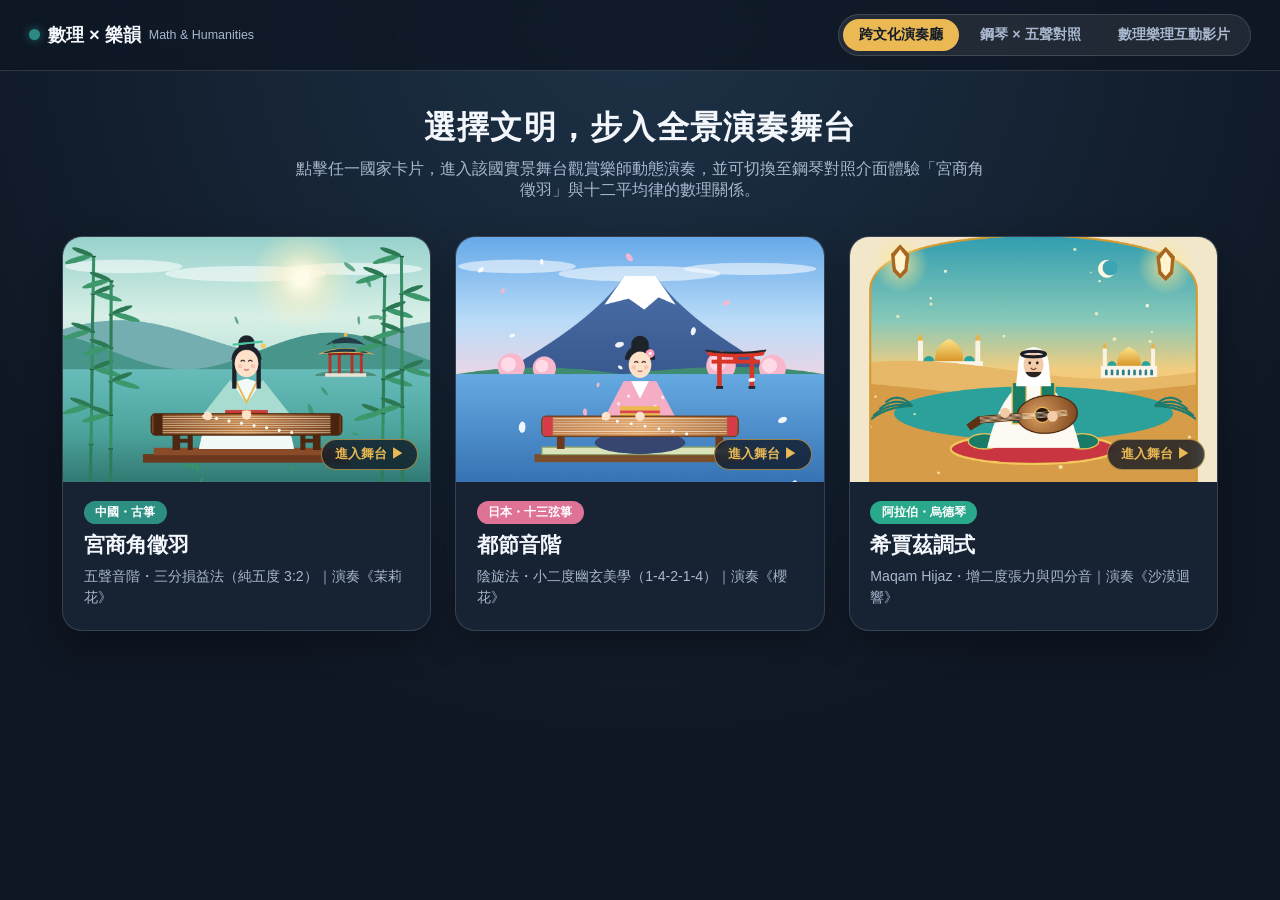
<file: index.html>
<!DOCTYPE html>
<html lang="zh-Hant">
<head>
  <meta charset="UTF-8">
  <meta name="viewport" content="width=device-width, initial-scale=1.0">
  <title>數理 × 樂韻｜跨文化音律互動展演</title>
  <link rel="stylesheet" href="style.css">
</head>
<body class="lobby-page">
  <header class="navbar">
    <div class="logo"><span class="logo-dot"></span>數理 × 樂韻 <span class="logo-en">Math &amp; Humanities</span></div>
    <nav class="nav-pill-group">
      <a href="index.html" class="nav-pill active">跨文化演奏廳</a>
      <a href="piano.html?culture=china" class="nav-pill">鋼琴 × 五聲對照</a>
      <a href="theory.html" class="nav-pill">數理樂理互動影片</a>
    </nav>
  </header>

  <main class="lobby-container">
    <section class="lobby-hero">
      <h1>選擇文明，步入全景演奏舞台</h1>
      <p>點擊任一國家卡片，進入該國實景舞台觀賞樂師動態演奏，並可切換至鋼琴對照介面體驗「宮商角徵羽」與十二平均律的數理關係。</p>
    </section>

    <section class="country-grid" aria-label="選擇國家進入演奏舞台">
      <a href="stage.html?culture=china" class="country-card" data-culture="china">
        <div class="card-canvas-wrap">
          <canvas class="preview-canvas" data-culture="china" width="600" height="400"></canvas>
          <span class="enter-tag">進入舞台 ▶</span>
        </div>
        <div class="card-body">
          <span class="country-badge china">中國・古箏</span>
          <h2>宮商角徵羽</h2>
          <p>五聲音階・三分損益法（純五度 3:2）｜演奏《茉莉花》</p>
        </div>
      </a>

      <a href="stage.html?culture=japan" class="country-card" data-culture="japan">
        <div class="card-canvas-wrap">
          <canvas class="preview-canvas" data-culture="japan" width="600" height="400"></canvas>
          <span class="enter-tag">進入舞台 ▶</span>
        </div>
        <div class="card-body">
          <span class="country-badge japan">日本・十三弦箏</span>
          <h2>都節音階</h2>
          <p>陰旋法・小二度幽玄美學（1-4-2-1-4）｜演奏《櫻花》</p>
        </div>
      </a>

      <a href="stage.html?culture=arabia" class="country-card" data-culture="arabia">
        <div class="card-canvas-wrap">
          <canvas class="preview-canvas" data-culture="arabia" width="600" height="400"></canvas>
          <span class="enter-tag">進入舞台 ▶</span>
        </div>
        <div class="card-body">
          <span class="country-badge arabia">阿拉伯・烏德琴</span>
          <h2>希賈茲調式</h2>
          <p>Maqam Hijaz・增二度張力與四分音｜演奏《沙漠迴響》</p>
        </div>
      </a>
    </section>
  </main>

  <script src="audio-engine.js"></script>
  <script src="scenery-renderer.js"></script>
  <script>
    document.querySelectorAll(".preview-canvas").forEach((canvas) => {
      const culture = canvas.dataset.culture;
      const renderer = new window.SceneryRenderer(canvas, culture, true);
      renderer.start();
    });
  </script>
</body>
</html>
</file>
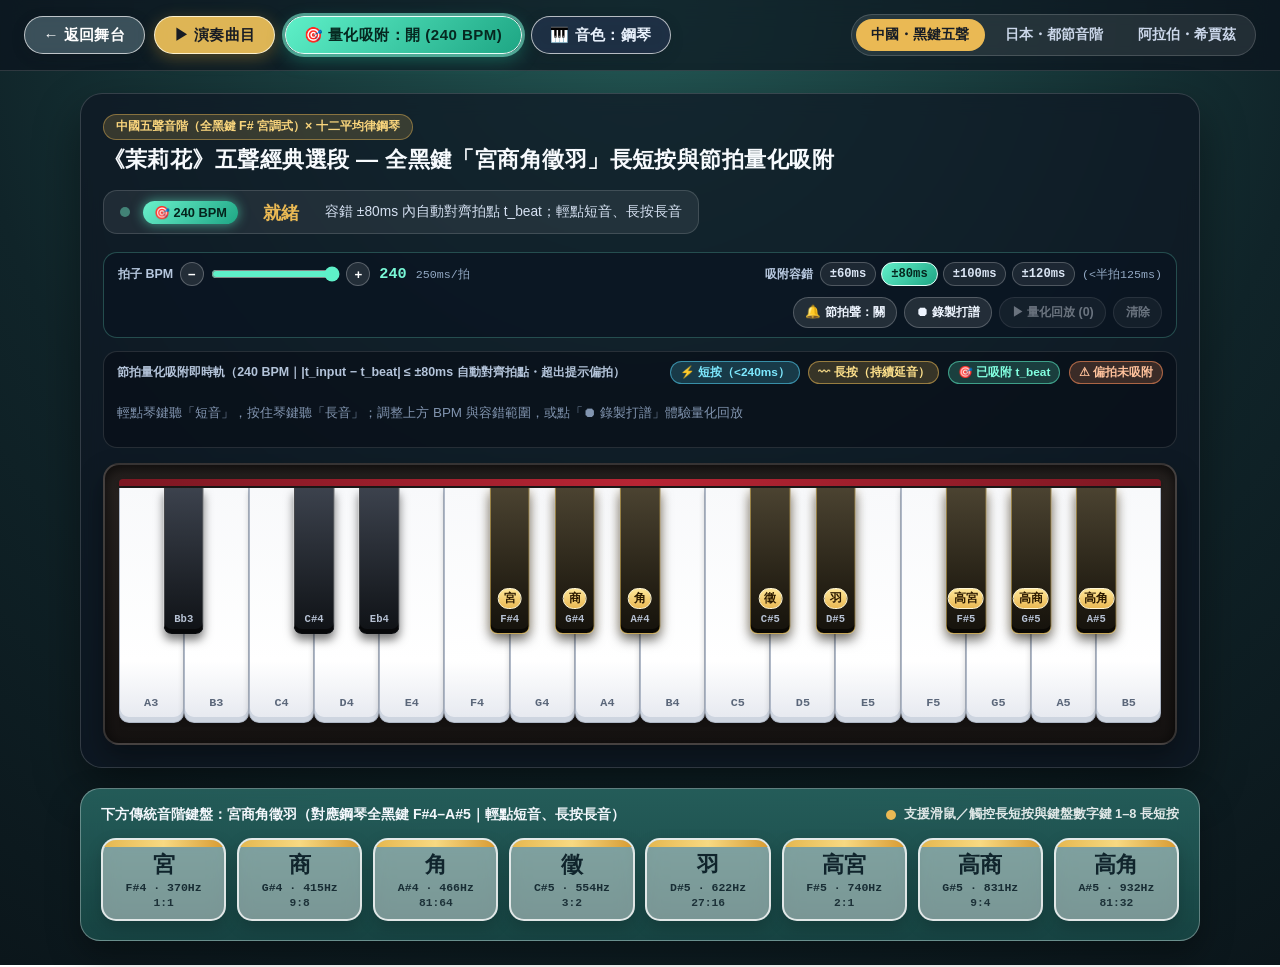
<file: piano.html>
<!DOCTYPE html>
<html lang="zh-Hant">
<head>
  <meta charset="UTF-8">
  <meta name="viewport" content="width=device-width, initial-scale=1.0">
  <title>鋼琴 × 宮商角徵羽對照｜數理 × 樂韻</title>
  <link rel="stylesheet" href="style.css">
</head>
<body class="piano-page" data-theme="china">
  <!-- 頂部控制列 -->
  <header class="piano-topbar">
    <div class="piano-topbar-left">
      <a id="back-to-stage" href="stage.html?culture=china" class="stage-pill">← 返回舞台</a>
      <button id="piano-play-btn" class="stage-pill primary">▶ 演奏曲目</button>
      <button id="piano-assist-btn" class="stage-pill assist-btn active-mode" aria-pressed="true">🎯 量化吸附：開 (240 BPM)</button>
      <button id="sound-toggle-btn" class="stage-pill sound-pill">🎹 音色：鋼琴</button>
    </div>

    <div class="piano-culture-tabs" aria-label="切換對應國家音階">
      <button class="p-tab active" data-culture="china">中國・黑鍵五聲</button>
      <button class="p-tab" data-culture="japan">日本・都節音階</button>
      <button class="p-tab" data-culture="arabia">阿拉伯・希賈茲</button>
    </div>
  </header>

  <!-- 主內容：上半部為擬真互動鋼琴＋量化吸附設定與軌道，下半部為宮商角徵羽音階鍵盤 -->
  <main class="piano-workspace">
    <section class="piano-deck">
      <div class="piano-header-bar">
        <div class="piano-title-group">
          <span class="piano-badge" id="piano-culture-badge">中國五聲音階（全黑鍵 F# 宮調式）× 十二平均律鋼琴</span>
          <h1 id="piano-song-title">鋼琴全黑鍵與「宮商角徵羽」同步對照</h1>
        </div>
        <div class="piano-live-readout" id="piano-live-readout">
          <span id="piano-beat-dot" class="beat-pulse-dot"></span>
          <span class="readout-art assist" id="readout-art">🎯 量化就緒</span>
          <span class="readout-note" id="readout-note">—</span>
          <span class="readout-detail" id="readout-detail">輕點為短音、按住為長音；|t_input − t_beat| ≤ snapWindow 自動對齊拍點</span>
        </div>
      </div>

      <!-- 節拍量化吸附控制列（自訂拍子 BPM、吸附容錯 snapWindow、節拍聲、錄製打譜／量化回放） -->
      <div class="quantize-toolbar" aria-label="節拍量化吸附設定列">
        <div class="qt-group">
          <span class="qt-title">拍子 BPM</span>
          <button id="piano-bpm-dec" class="qt-step-btn" type="button" aria-label="降低 BPM">−</button>
          <input type="range" id="piano-bpm-slider" min="60" max="240" step="2" value="240">
          <button id="piano-bpm-inc" class="qt-step-btn" type="button" aria-label="提高 BPM">+</button>
          <strong id="piano-bpm-val" class="qt-num">240</strong>
          <span id="piano-period-hint" class="qt-sub">250ms/拍</span>
        </div>

        <div class="qt-group">
          <span class="qt-title">吸附容錯</span>
          <div class="qp-preset-chips">
            <button class="qp-chip win-preset" data-win="60">±60ms</button>
            <button class="qp-chip win-preset active" data-win="80">±80ms</button>
            <button class="qp-chip win-preset" data-win="100">±100ms</button>
            <button class="qp-chip win-preset" data-win="120">±120ms</button>
          </div>
          <span id="piano-win-cap" class="qt-sub"></span>
        </div>

        <div class="qt-group qt-rec-group">
          <button id="piano-metro-btn" class="qp-action-btn">🔔 節拍聲：關</button>
          <button id="piano-rec-btn" class="qp-action-btn rec">⏺ 錄製打譜</button>
          <button id="piano-replay-btn" class="qp-action-btn" disabled>▶ 量化回放 (0)</button>
          <button id="piano-clear-rec-btn" class="qp-action-btn" disabled>清除</button>
        </div>
      </div>

      <!-- 按壓時長與量化拍點即時視覺軌 -->
      <div class="rhythm-strip" aria-label="按壓時長與量化拍點視覺列">
        <div class="rhythm-strip-label">
          <span id="rhythm-strip-title">節拍量化吸附即時軌（|t_input − t_beat| ≤ ±80ms 自動對齊拍點・超出則提示偏拍）</span>
          <div class="rhythm-legend">
            <span class="r-chip short">⚡ 短按（&lt;240ms）</span>
            <span class="r-chip long">〰 長按（持續延音）</span>
            <span class="r-chip assist">🎯 已吸附 t_beat</span>
            <span class="r-chip offbeat">⚠ 偏拍未吸附</span>
          </div>
        </div>
        <div id="rhythm-track" class="rhythm-track">
          <span class="rhythm-placeholder">輕點琴鍵聽「短音」，按住琴鍵聽「長音」；調整上方 BPM 與吸附容錯，並可按「⏺ 錄製打譜」體驗量化對拍回放</span>
        </div>
      </div>

      <!-- 擬真平台鋼琴（A3 ~ B5，完整涵蓋中國全黑鍵 F#4~A#5 與日本、阿拉伯音域） -->
      <div class="piano-casing">
        <div class="piano-felt-strip"></div>
        <div class="piano-keys-scroll" id="piano-keys-scroll">
          <div id="piano-keys" class="piano-keys" aria-label="互動鋼琴鍵盤"></div>
        </div>
      </div>
    </section>

    <!-- 下半部：宮商角徵羽（或對應國家音階）大鍵盤 -->
    <section class="piano-scale-panel">
      <div class="scale-panel-head">
        <span id="scale-panel-title">下方傳統音階鍵盤：宮商角徵羽（對應鋼琴全黑鍵 F#4–A#5｜輕點短音、長按長音）</span>
        <span class="scale-legend"><i class="legend-dot"></i> 支援滑鼠／觸控長短按與鍵盤數字鍵 1–8 長短按</span>
      </div>
      <div id="piano-scale-keyboard" class="stage-keyboard" aria-label="宮商角徵羽音階鍵盤"></div>
    </section>
  </main>

  <script src="audio-engine.js"></script>
  <script src="piano.js"></script>
</body>
</html>
</file>
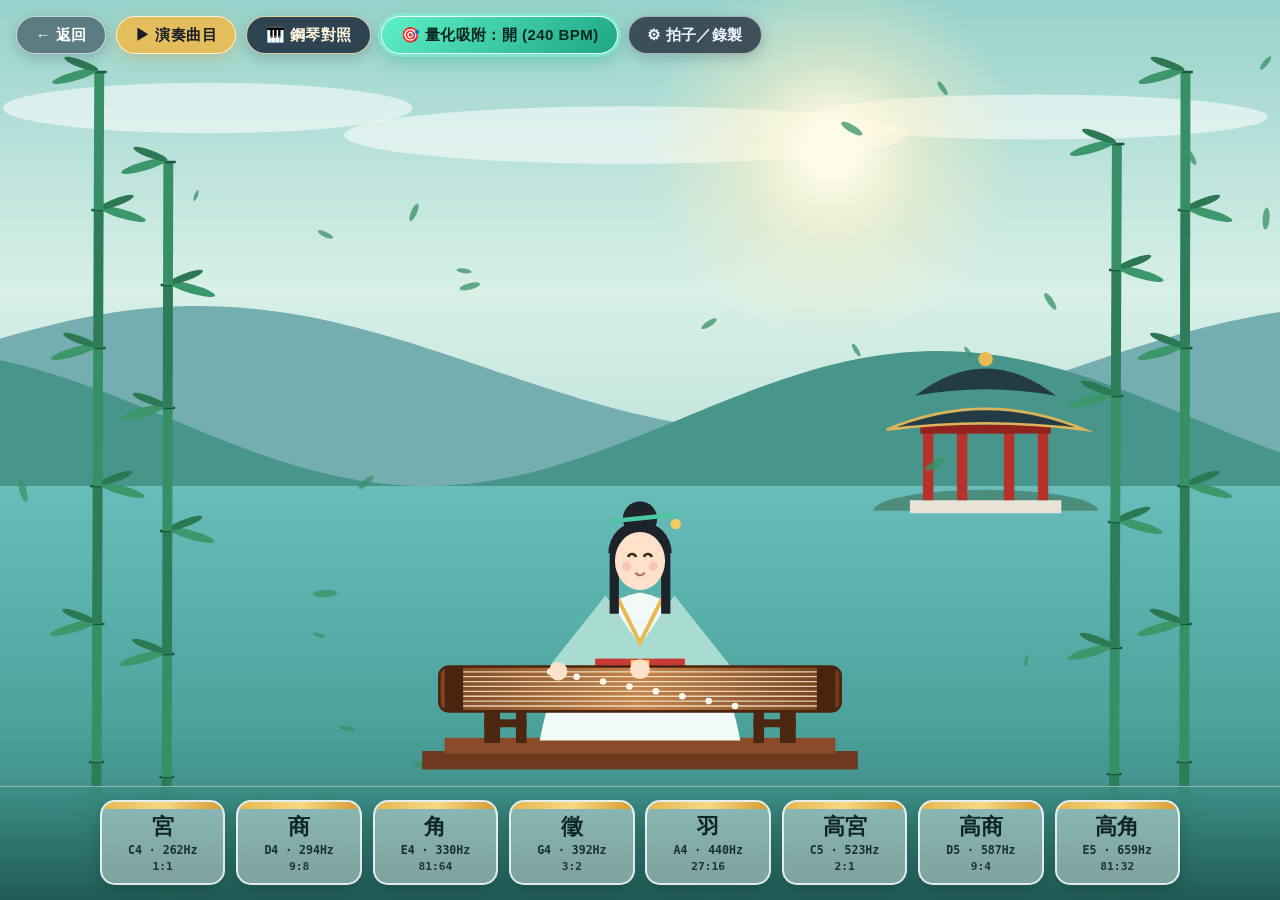
<file: stage.html>
<!DOCTYPE html>
<html lang="zh-Hant">
<head>
  <meta charset="UTF-8">
  <meta name="viewport" content="width=device-width, initial-scale=1.0">
  <title>演奏舞台｜數理 × 樂韻</title>
  <link rel="stylesheet" href="style.css">
</head>
<body class="stage-page" data-theme="china">
  <!-- 全視窗高精緻插畫動態風景與演奏人物 -->
  <canvas id="stage-canvas"></canvas>

  <!-- 左上角膠囊按鈕群 -->
  <div class="stage-controls">
    <a href="index.html" class="stage-pill">← 返回</a>
    <button id="stage-play-btn" class="stage-pill primary">▶ 演奏曲目</button>
    <a id="stage-piano-link" href="piano.html?culture=china" class="stage-pill piano-btn">🎹 鋼琴對照</a>
    <button id="stage-assist-btn" class="stage-pill assist-btn active-mode" aria-pressed="true">🎯 量化吸附：開 (240 BPM)</button>
    <button id="stage-settings-btn" class="stage-pill settings-btn" aria-expanded="false">⚙ 拍子／錄製</button>
  </div>

  <!-- 可收合毛玻璃設定面板：調整 BPM、吸附容錯 snapWindow、節拍聲與錄製打譜 -->
  <aside id="stage-quantize-panel" class="stage-quantize-panel hidden" aria-label="節拍量化吸附設定">
    <div class="qp-row">
      <label class="qp-label">拍子 BPM：<strong id="stage-bpm-val">240</strong> <small id="stage-period-info">(每拍 250ms)</small></label>
      <div class="qp-bpm-controls">
        <input type="range" id="stage-bpm-slider" min="60" max="240" step="2" value="240">
        <div class="qp-preset-chips">
          <button class="qp-chip bpm-preset" data-bpm="80">80</button>
          <button class="qp-chip bpm-preset" data-bpm="120">120</button>
          <button class="qp-chip bpm-preset" data-bpm="180">180</button>
          <button class="qp-chip bpm-preset" data-bpm="240">240</button>
        </div>
      </div>
    </div>

    <div class="qp-row">
      <label class="qp-label">吸附容錯 snapWindow：<strong id="stage-win-val">±80 ms</strong> <small id="stage-win-cap"></small></label>
      <div class="qp-preset-chips">
        <button class="qp-chip win-preset" data-win="60">±60ms</button>
        <button class="qp-chip win-preset active" data-win="80">±80ms</button>
        <button class="qp-chip win-preset" data-win="100">±100ms</button>
        <button class="qp-chip win-preset" data-win="120">±120ms</button>
      </div>
    </div>

    <div class="qp-row qp-actions-row">
      <button id="stage-metro-btn" class="qp-action-btn">🔔 節拍聲：關</button>
      <button id="stage-rec-btn" class="qp-action-btn rec">⏺ 錄製打譜</button>
      <button id="stage-replay-btn" class="qp-action-btn" disabled>▶ 量化回放 (0)</button>
      <button id="stage-clear-rec-btn" class="qp-action-btn" disabled>清除</button>
    </div>
    <div id="stage-rec-status" class="qp-status">提示：若 |t_input − t_beat| ≤ snapWindow，將自動對齊至拍點 t_beat。</div>
  </aside>

  <!-- 極簡浮動回饋條 -->
  <div id="stage-beat-hud" class="stage-beat-hud hidden" aria-live="polite">
    <span id="stage-beat-dot" class="beat-pulse-dot"></span>
    <span id="stage-beat-text">節拍量化吸附就緒</span>
  </div>

  <!-- 底部經典毛玻璃彩色頂條音階鍵盤（宮商角徵羽等，支援長按／短按感測） -->
  <div class="stage-keyboard-dock" id="stage-keyboard-dock">
    <div id="stage-keyboard" class="stage-keyboard" aria-label="互動音階鍵盤"></div>
  </div>

  <script src="audio-engine.js"></script>
  <script src="scenery-renderer.js"></script>
  <script src="stage.js"></script>
</body>
</html>
</file>
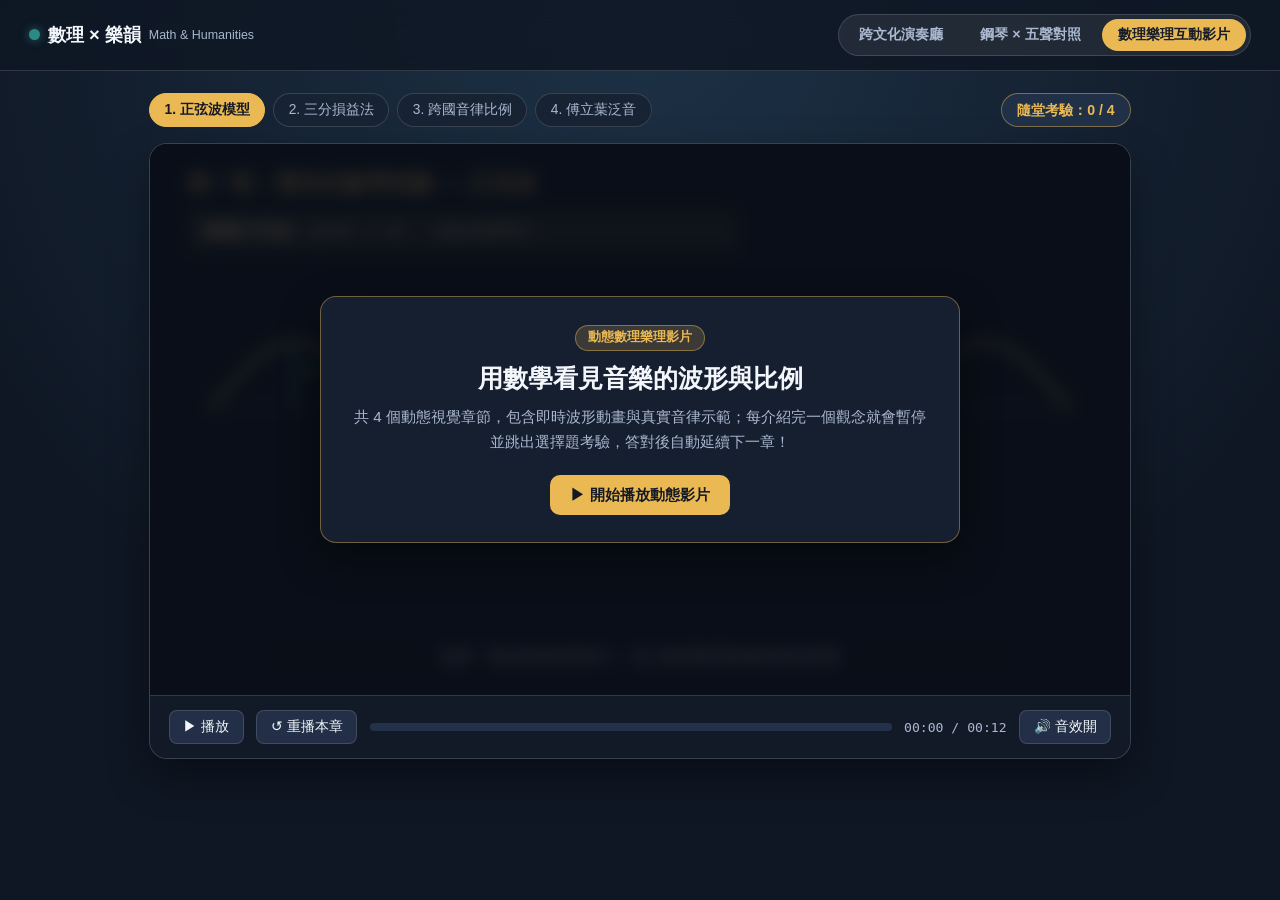
<file: theory.html>
<!DOCTYPE html>
<html lang="zh-Hant">
<head>
  <meta charset="UTF-8">
  <meta name="viewport" content="width=device-width, initial-scale=1.0">
  <title>數理樂理互動影片｜數理 × 樂韻</title>
  <link rel="stylesheet" href="style.css">
</head>
<body class="theory-page">
  <header class="navbar">
    <div class="logo"><span class="logo-dot"></span>數理 × 樂韻 <span class="logo-en">Math &amp; Humanities</span></div>
    <nav class="nav-pill-group">
      <a href="index.html" class="nav-pill">跨文化演奏廳</a>
      <a href="piano.html?culture=china" class="nav-pill">鋼琴 × 五聲對照</a>
      <a href="theory.html" class="nav-pill active">數理樂理互動影片</a>
    </nav>
  </header>

  <main class="theory-container">
    <div class="chapter-header">
      <div class="chapter-steps" id="chapter-steps">
        <button class="step-pill active" data-chapter="0">1. 正弦波模型</button>
        <button class="step-pill" data-chapter="1">2. 三分損益法</button>
        <button class="step-pill" data-chapter="2">3. 跨國音律比例</button>
        <button class="step-pill" data-chapter="3">4. 傅立葉泛音</button>
      </div>
      <div class="score-badge" id="score-badge">隨堂考驗：0 / 4</div>
    </div>

    <section class="cinema-card">
      <div class="video-viewport">
        <canvas id="theory-canvas" width="960" height="540"></canvas>

        <div id="video-subtitle" class="video-subtitle">點擊「開始播放動態影片」進入數理樂理動畫與隨堂挑戰</div>

        <div id="start-overlay" class="video-overlay">
          <div class="overlay-box">
            <span class="overlay-tag">動態數理樂理影片</span>
            <h1>用數學看見音樂的波形與比例</h1>
            <p>共 4 個動態視覺章節，包含即時波形動畫與真實音律示範；每介紹完一個觀念就會暫停並跳出選擇題考驗，答對後自動延續下一章！</p>
            <button id="start-course-btn" class="btn-gold">▶ 開始播放動態影片</button>
          </div>
        </div>

        <div id="quiz-overlay" class="video-overlay hidden">
          <div class="quiz-box">
            <div class="quiz-meta">
              <span id="quiz-tag" class="overlay-tag">章節考驗</span>
              <span id="quiz-chapter-name" class="quiz-chapter-label"></span>
            </div>
            <h2 id="quiz-question" class="quiz-question"></h2>
            <div id="quiz-options" class="quiz-options"></div>
            <div id="quiz-feedback" class="quiz-feedback hidden"></div>
            <div class="quiz-actions">
              <button id="quiz-replay-btn" class="btn-ghost">↺ 重看本章動畫</button>
              <button id="quiz-next-btn" class="btn-gold hidden">繼續下一章 ▶</button>
            </div>
          </div>
        </div>

        <div id="complete-overlay" class="video-overlay hidden">
          <div class="overlay-box">
            <span class="overlay-tag">課程通關</span>
            <h1>恭喜完成所有數理樂理考驗！</h1>
            <p id="complete-summary"></p>
            <div class="complete-actions">
              <button id="restart-all-btn" class="btn-ghost">↺ 從頭重看影片</button>
              <a href="index.html" class="btn-gold">回到跨文化演奏廳 ▶</a>
            </div>
          </div>
        </div>
      </div>

      <div class="video-controls">
        <button id="play-pause-btn" class="ctrl-btn">▶ 播放</button>
        <button id="replay-chapter-btn" class="ctrl-btn">↺ 重播本章</button>
        <div class="timeline-wrap">
          <div class="timeline-track">
            <div id="timeline-fill" class="timeline-fill"></div>
          </div>
          <span id="time-readout" class="time-readout">00:00 / 00:12</span>
        </div>
        <button id="mute-btn" class="ctrl-btn">🔊 音效開</button>
      </div>
    </section>
  </main>

  <script src="audio-engine.js"></script>
  <script src="theory-video.js"></script>
</body>
</html>
</file>
<file: style.css>
:root {
  --bg-dark: #0f1724;
  --surface: #172233;
  --surface-2: #203047;
  --border: rgba(255, 255, 255, 0.14);
  --text: #f3f7fc;
  --muted: #a9b8cf;
  --gold: #eab954;
  --gold-hover: #f7cc70;
  --china: #2d8f82;
  --japan: #de7396;
  --arabia: #2aa88b;
}

* {
  box-sizing: border-box;
  margin: 0;
  padding: 0;
}

body {
  font-family: "Noto Sans TC", "PingFang TC", "Microsoft JhengHei", sans-serif;
  background: radial-gradient(circle at top, #1d3247 0%, var(--bg-dark) 68%);
  color: var(--text);
  min-height: 100vh;
}

/* ===== 頂部導覽列（大廳與樂理頁） ===== */
.navbar {
  display: flex;
  justify-content: space-between;
  align-items: center;
  gap: 1rem;
  padding: 0.85rem 1.8rem;
  background: rgba(15, 23, 36, 0.85);
  border-bottom: 1px solid var(--border);
  backdrop-filter: blur(12px);
  position: sticky;
  top: 0;
  z-index: 30;
}

.logo {
  display: flex;
  align-items: center;
  gap: 0.5rem;
  font-size: 1.15rem;
  font-weight: 800;
  color: #f4f8fc;
  white-space: nowrap;
}

.logo-dot {
  width: 11px;
  height: 11px;
  border-radius: 50%;
  background: #2b8a84;
  box-shadow: 0 0 10px rgba(43, 138, 132, 0.75);
}

.logo-en {
  font-size: 0.78rem;
  color: var(--muted);
  font-weight: 400;
}

.nav-pill-group {
  display: flex;
  gap: 0.35rem;
  padding: 0.25rem;
  border-radius: 999px;
  background: rgba(255, 255, 255, 0.08);
  border: 1px solid rgba(255, 255, 255, 0.14);
  flex-wrap: wrap;
}

.nav-pill {
  text-decoration: none;
  color: var(--muted);
  padding: 0.42rem 1rem;
  border-radius: 999px;
  font-size: 0.9rem;
  font-weight: 600;
  white-space: nowrap;
  transition: all 0.2s ease;
}

.nav-pill:hover {
  color: #fff;
}

.nav-pill.active {
  background: var(--gold);
  color: #161d28;
}

/* ===== 主頁：國家選擇大廳 ===== */
.lobby-container {
  max-width: 1200px;
  margin: 0 auto;
  padding: 2.2rem 1.4rem 3.2rem;
}

.lobby-hero {
  text-align: center;
  margin-bottom: 2.2rem;
}

.lobby-hero h1 {
  font-size: 2rem;
  margin-bottom: 0.55rem;
  letter-spacing: 0.04em;
}

.lobby-hero p {
  color: var(--muted);
  max-width: 700px;
  margin: 0 auto;
  font-size: 0.98rem;
}

.country-grid {
  display: grid;
  grid-template-columns: repeat(3, 1fr);
  gap: 1.5rem;
}

.country-card {
  text-decoration: none;
  color: inherit;
  background: var(--surface);
  border: 1px solid var(--border);
  border-radius: 20px;
  overflow: hidden;
  display: flex;
  flex-direction: column;
  transition: transform 0.25s ease, border-color 0.25s ease, box-shadow 0.25s ease;
  box-shadow: 0 14px 34px rgba(0, 0, 0, 0.3);
}

.country-card:hover {
  transform: translateY(-6px);
  border-color: var(--gold);
  box-shadow: 0 20px 44px rgba(234, 185, 84, 0.24);
}

.card-canvas-wrap {
  position: relative;
  width: 100%;
  aspect-ratio: 3 / 2;
  overflow: hidden;
}

.preview-canvas {
  width: 100%;
  height: 100%;
  display: block;
}

.enter-tag {
  position: absolute;
  right: 12px;
  bottom: 12px;
  background: rgba(15, 23, 36, 0.78);
  color: var(--gold);
  border: 1px solid rgba(234, 185, 84, 0.6);
  padding: 0.32rem 0.85rem;
  border-radius: 999px;
  font-size: 0.82rem;
  font-weight: 700;
  backdrop-filter: blur(6px);
}

.card-body {
  padding: 1.2rem 1.3rem 1.4rem;
  display: flex;
  flex-direction: column;
  gap: 0.42rem;
}

.country-badge {
  align-self: flex-start;
  font-size: 0.78rem;
  font-weight: 700;
  padding: 0.2rem 0.7rem;
  border-radius: 999px;
  color: #fff;
}

.country-badge.china { background: var(--china); }
.country-badge.japan { background: var(--japan); }
.country-badge.arabia { background: var(--arabia); }

.card-body h2 {
  font-size: 1.32rem;
}

.card-body p {
  color: var(--muted);
  font-size: 0.88rem;
  line-height: 1.5;
}

/* ===== 獨立演奏舞台 ===== */
.stage-page {
  overflow: hidden;
  width: 100vw;
  height: 100dvh;
  background: #a9dbd2;
}

#stage-canvas {
  position: fixed;
  inset: 0;
  width: 100vw;
  height: 100dvh;
  display: block;
}

/* 左上角膠囊按鈕群（← 返回、▶ 演奏曲目、🎹 鋼琴對照） */
.stage-controls {
  position: fixed;
  top: 16px;
  left: 16px;
  z-index: 30;
  display: flex;
  align-items: center;
  flex-wrap: wrap;
  gap: 10px;
}

.stage-pill {
  text-decoration: none;
  border: 1.5px solid rgba(255, 255, 255, 0.68);
  background: rgba(74, 98, 108, 0.78);
  color: #ffffff;
  padding: 0.54rem 1.15rem;
  border-radius: 999px;
  font-size: 0.94rem;
  font-weight: 700;
  letter-spacing: 0.03em;
  cursor: pointer;
  backdrop-filter: blur(8px);
  box-shadow: 0 4px 14px rgba(15, 25, 32, 0.2);
  transition: transform 0.16s ease, background 0.2s ease, box-shadow 0.2s ease;
  white-space: nowrap;
  display: inline-flex;
  align-items: center;
  gap: 0.35rem;
}

.stage-pill:hover {
  background: rgba(46, 66, 76, 0.92);
  transform: translateY(-1px);
}

.stage-pill.primary {
  background: rgba(232, 189, 89, 0.96);
  color: #181c24;
  border-color: rgba(255, 245, 214, 0.94);
  box-shadow: 0 4px 16px rgba(206, 152, 42, 0.34);
}

.stage-pill.primary:hover {
  background: #f5cd6d;
}

.stage-pill.primary.playing {
  background: linear-gradient(135deg, #f8d477 0%, #e09f34 100%);
  box-shadow: 0 0 0 3px rgba(255, 242, 198, 0.65), 0 6px 20px rgba(224, 159, 52, 0.45);
}

.stage-pill.piano-btn {
  background: rgba(26, 40, 58, 0.84);
  color: #fff6dc;
  border-color: rgba(255, 232, 174, 0.85);
}

.stage-pill.piano-btn:hover {
  background: rgba(18, 28, 44, 0.96);
  box-shadow: 0 4px 18px rgba(20, 32, 52, 0.36);
}

.stage-pill.sound-pill {
  background: rgba(34, 52, 74, 0.85);
  color: #e8f1fc;
}

/* 底部經典毛玻璃琴鍵區 */
.stage-keyboard-dock {
  position: fixed;
  left: 0;
  right: 0;
  bottom: 0;
  z-index: 25;
  padding: 0.78rem 1.15rem 0.95rem;
  display: flex;
  justify-content: center;
  border-top: 1.5px solid rgba(255, 255, 255, 0.52);
  backdrop-filter: blur(12px);
}

body[data-theme="china"] .stage-keyboard-dock {
  background: linear-gradient(180deg, rgba(60, 142, 134, 0.68) 0%, rgba(30, 88, 84, 0.88) 100%);
}

body[data-theme="japan"] .stage-keyboard-dock {
  background: linear-gradient(180deg, rgba(68, 128, 192, 0.68) 0%, rgba(34, 80, 142, 0.88) 100%);
}

body[data-theme="arabia"] .stage-keyboard-dock {
  background: linear-gradient(180deg, rgba(132, 122, 82, 0.68) 0%, rgba(96, 72, 40, 0.88) 100%);
}

.stage-keyboard {
  width: 100%;
  max-width: 1080px;
  display: grid;
  grid-template-columns: repeat(var(--key-count, 8), minmax(0, 1fr));
  gap: 0.68rem;
}

.stage-key {
  position: relative;
  overflow: hidden;
  border: 2px solid rgba(255, 255, 255, 0.78);
  border-radius: 15px;
  padding: 0.76rem 0.32rem 0.62rem;
  cursor: pointer;
  display: flex;
  flex-direction: column;
  align-items: center;
  justify-content: center;
  gap: 0.2rem;
  user-select: none;
  color: #10242c;
  background: rgba(255, 255, 255, 0.42);
  backdrop-filter: blur(8px);
  box-shadow: 0 6px 16px rgba(0, 0, 0, 0.18), inset 0 1px 0 rgba(255, 255, 255, 0.68);
  transition: transform 0.12s cubic-bezier(0.22, 1, 0.36, 1),
              background 0.15s ease,
              box-shadow 0.15s ease,
              border-color 0.15s ease,
              opacity 0.2s ease;
}

.stage-keyboard.is-playing .stage-key:not(.active) {
  opacity: 0.74;
}

.stage-key::before {
  content: "";
  position: absolute;
  top: 0;
  left: 0;
  right: 0;
  height: 7px;
}

body[data-theme="china"] .stage-key::before {
  background: linear-gradient(90deg, #e5b74e, #f7d982, #d89b32);
}

body[data-theme="japan"] .stage-key::before {
  background: linear-gradient(90deg, #f399b9, #ffd1e2, #e0769e);
}

body[data-theme="arabia"] .stage-key::before {
  background: linear-gradient(90deg, #32b896, #f0c259, #289e80);
}

.stage-key:hover {
  transform: translateY(-3px);
  background: rgba(255, 255, 255, 0.62);
  opacity: 1 !important;
}

@keyframes keyPulse {
  0% { transform: translateY(-8px) scale(1.06); }
  100% { transform: translateY(-4px) scale(1.03); }
}

.stage-key.active {
  z-index: 5;
  opacity: 1 !important;
  animation: keyPulse 0.18s ease-out forwards;
}

body[data-theme="china"] .stage-key.active {
  background: linear-gradient(180deg, #fff1b8 0%, #f3be49 52%, #e09a24 100%);
  border-color: #ffffff;
  color: #241500;
  box-shadow: 0 0 0 3px rgba(255, 248, 214, 0.92), 0 10px 26px rgba(247, 195, 68, 0.92);
}

body[data-theme="japan"] .stage-key.active {
  background: linear-gradient(180deg, #ffeaf3 0%, #f59ec0 52%, #e06b98 100%);
  border-color: #ffffff;
  color: #32091a;
  box-shadow: 0 0 0 3px rgba(255, 232, 242, 0.92), 0 10px 26px rgba(242, 126, 172, 0.92);
}

body[data-theme="arabia"] .stage-key.active {
  background: linear-gradient(180deg, #8af3d6 0%, #2fc49f 55%, #16866b 100%);
  border-color: #ffffff;
  color: #ffffff;
  text-shadow: 0 1px 4px rgba(0, 45, 35, 0.45);
  box-shadow: 0 0 0 3px rgba(215, 255, 244, 0.92), 0 10px 26px rgba(56, 214, 172, 0.92);
}

.stage-key .k-name {
  font-size: clamp(0.98rem, 1.75vw, 1.42rem);
  font-weight: 900;
  line-height: 1.15;
  text-align: center;
  max-width: 100%;
  white-space: nowrap;
}

.stage-key .k-name.long-name {
  font-size: clamp(0.75rem, 1.3vw, 1.12rem);
}

.stage-key .k-pitch {
  font-size: clamp(0.64rem, 0.9vw, 0.8rem);
  font-weight: 700;
  opacity: 0.92;
  font-family: "Consolas", monospace;
  white-space: nowrap;
}

.stage-key .k-ratio {
  font-size: clamp(0.62rem, 0.88vw, 0.78rem);
  font-weight: 700;
  opacity: 0.88;
  font-family: "Consolas", monospace;
}

/* =====================================================================
   全新頁面：鋼琴 × 宮商角徵羽同步對照工作台 (piano.html)
   ===================================================================== */
.piano-page {
  min-height: 100dvh;
  display: flex;
  flex-direction: column;
  transition: background 0.35s ease;
}

body.piano-page[data-theme="china"] {
  background: radial-gradient(circle at 50% 0%, #235754 0%, #102429 58%, #0b161b 100%);
}

body.piano-page[data-theme="japan"] {
  background: radial-gradient(circle at 50% 0%, #2e4e82 0%, #162440 58%, #0e1629 100%);
}

body.piano-page[data-theme="arabia"] {
  background: radial-gradient(circle at 50% 0%, #1f5c52 0%, #26231a 58%, #15120d 100%);
}

.piano-topbar {
  display: flex;
  justify-content: space-between;
  align-items: center;
  flex-wrap: wrap;
  gap: 0.8rem;
  padding: 0.9rem 1.5rem;
  background: rgba(11, 18, 28, 0.65);
  border-bottom: 1px solid rgba(255, 255, 255, 0.14);
  backdrop-filter: blur(12px);
}

.piano-topbar-left {
  display: flex;
  align-items: center;
  flex-wrap: wrap;
  gap: 0.6rem;
}

.piano-culture-tabs {
  display: flex;
  gap: 0.3rem;
  padding: 0.25rem;
  border-radius: 999px;
  background: rgba(255, 255, 255, 0.09);
  border: 1px solid rgba(255, 255, 255, 0.16);
}

.p-tab {
  border: none;
  background: transparent;
  color: #cbd7ea;
  padding: 0.42rem 0.95rem;
  border-radius: 999px;
  font-size: 0.86rem;
  font-weight: 700;
  cursor: pointer;
  transition: all 0.2s ease;
  white-space: nowrap;
}

.p-tab:hover {
  color: #ffffff;
}

.p-tab.active {
  background: var(--gold);
  color: #161c26;
}

.piano-workspace {
  flex: 1;
  width: 100%;
  max-width: 1160px;
  margin: 0 auto;
  padding: 1.35rem 1.25rem 1.5rem;
  display: flex;
  flex-direction: column;
  justify-content: space-between;
  gap: 1.25rem;
}

/* 上半部：鋼琴座台 */
.piano-deck {
  background: rgba(15, 23, 35, 0.72);
  border: 1px solid rgba(255, 255, 255, 0.16);
  border-radius: 22px;
  padding: 1.25rem 1.35rem 1.4rem;
  box-shadow: 0 20px 46px rgba(0, 0, 0, 0.42);
  backdrop-filter: blur(10px);
}

.piano-header-bar {
  display: flex;
  justify-content: space-between;
  align-items: center;
  flex-wrap: wrap;
  gap: 0.9rem;
  margin-bottom: 1.1rem;
}

.piano-badge {
  display: inline-block;
  font-size: 0.78rem;
  font-weight: 700;
  padding: 0.22rem 0.75rem;
  border-radius: 999px;
  background: rgba(234, 185, 84, 0.18);
  color: #f8d47c;
  border: 1px solid rgba(234, 185, 84, 0.45);
  margin-bottom: 0.35rem;
}

.piano-title-group h1 {
  font-size: 1.38rem;
  color: #f7fafd;
  letter-spacing: 0.02em;
}

.piano-live-readout {
  display: flex;
  align-items: center;
  gap: 0.85rem;
  background: rgba(255, 255, 255, 0.07);
  border: 1px solid rgba(255, 255, 255, 0.14);
  padding: 0.55rem 1rem;
  border-radius: 14px;
}

.readout-note {
  font-size: 1.15rem;
  font-weight: 900;
  color: var(--gold);
  min-width: 60px;
  text-align: center;
}

.readout-detail {
  font-size: 0.86rem;
  color: #d6e1f2;
}

/* 擬真三角鋼琴木質琴身與紅色絨布條 */
.piano-casing {
  background: linear-gradient(180deg, #272220 0%, #151211 100%);
  border: 2px solid rgba(255, 255, 255, 0.14);
  border-radius: 16px;
  padding: 14px 14px 16px;
  box-shadow: inset 0 4px 14px rgba(0, 0, 0, 0.7), 0 12px 26px rgba(0, 0, 0, 0.36);
}

.piano-felt-strip {
  height: 7px;
  background: linear-gradient(90deg, #7c1722, #b82534, #7c1722);
  border-radius: 4px 4px 0 0;
  margin-bottom: 2px;
  box-shadow: 0 2px 5px rgba(0, 0, 0, 0.45);
}

.piano-keys-scroll {
  overflow-x: auto;
  padding-bottom: 4px;
}

.piano-keys {
  position: relative;
  display: flex;
  height: 250px;
  min-width: 740px;
  user-select: none;
}

/* 白鍵 */
.piano-white-key {
  position: relative;
  flex: 1;
  height: 100%;
  background: linear-gradient(180deg, #f8f9fb 0%, #ffffff 74%, #e5e8ef 100%);
  border: 1px solid #aeb7c6;
  border-top: none;
  border-radius: 0 0 10px 10px;
  cursor: pointer;
  display: flex;
  flex-direction: column;
  justify-content: flex-end;
  align-items: center;
  padding-bottom: 12px;
  gap: 5px;
  box-shadow: inset 0 -5px 0 #ced5e0, 0 3px 6px rgba(0, 0, 0, 0.2);
  transition: transform 0.06s ease, background 0.12s ease, box-shadow 0.12s ease;
}

.piano-white-key:hover {
  background: linear-gradient(180deg, #ffffff 0%, #fffdf5 80%, #f1ead6 100%);
}

.piano-white-key.active {
  transform: translateY(3px);
  box-shadow: inset 0 -2px 0 rgba(0, 0, 0, 0.2), 0 0 20px rgba(244, 195, 76, 0.8);
}

body.piano-page[data-theme="china"] .piano-white-key.active {
  background: linear-gradient(180deg, #fff2c2 0%, #f5c24e 100%);
}

body.piano-page[data-theme="japan"] .piano-white-key.active {
  background: linear-gradient(180deg, #ffe7f1 0%, #f28fb6 100%);
}

body.piano-page[data-theme="arabia"] .piano-white-key.active {
  background: linear-gradient(180deg, #c6faea 0%, #34c29d 100%);
}

.pk-scale-tag {
  font-size: 0.92rem;
  font-weight: 900;
  padding: 2px 7px;
  border-radius: 999px;
  line-height: 1.2;
}

body.piano-page[data-theme="china"] .pk-scale-tag {
  background: rgba(234, 185, 84, 0.28);
  color: #6b4602;
  border: 1px solid rgba(212, 148, 28, 0.65);
}

body.piano-page[data-theme="japan"] .pk-scale-tag {
  background: rgba(239, 141, 178, 0.28);
  color: #781c40;
  border: 1px solid rgba(216, 98, 142, 0.65);
}

body.piano-page[data-theme="arabia"] .pk-scale-tag {
  background: rgba(50, 196, 159, 0.24);
  color: #0b5745;
  border: 1px solid rgba(36, 166, 132, 0.65);
}

.pk-note-label {
  font-size: 0.74rem;
  font-weight: 700;
  color: #5b677a;
  font-family: "Consolas", monospace;
}

/* 黑鍵 */
.piano-black-key {
  position: absolute;
  top: 0;
  width: 4.9%;
  height: 61%;
  transform: translateX(-50%);
  z-index: 6;
  background: linear-gradient(180deg, #3c424d 0%, #1c2026 70%, #0f1216 100%);
  border: 1px solid #090b0e;
  border-top: none;
  border-radius: 0 0 8px 8px;
  cursor: pointer;
  display: flex;
  flex-direction: column;
  justify-content: flex-end;
  align-items: center;
  padding-bottom: 9px;
  gap: 4px;
  box-shadow: 0 6px 10px rgba(0, 0, 0, 0.52), inset 0 -4px 0 #07080a;
  transition: transform 0.06s ease, background 0.12s ease, box-shadow 0.12s ease;
}

.piano-black-key:hover {
  background: linear-gradient(180deg, #4f5766 0%, #262b33 75%, #16191f 100%);
}

.piano-black-key.active {
  transform: translateX(-50%) translateY(3px);
  box-shadow: 0 2px 6px rgba(0, 0, 0, 0.45), 0 0 18px rgba(56, 214, 172, 0.88);
}

body.piano-page[data-theme="china"] .piano-black-key.active {
  background: linear-gradient(180deg, #f3be49 0%, #c98617 100%);
}

body.piano-page[data-theme="japan"] .piano-black-key.active {
  background: linear-gradient(180deg, #f28fb6 0%, #c9507f 100%);
}

body.piano-page[data-theme="arabia"] .piano-black-key.active {
  background: linear-gradient(180deg, #49dbb4 0%, #158266 100%);
}

.piano-black-key .pk-scale-tag {
  font-size: 0.68rem;
  padding: 1px 4px;
  background: rgba(50, 196, 159, 0.9);
  color: #ffffff;
  border-color: rgba(215, 255, 244, 0.9);
}

.piano-black-key .pk-note-label {
  font-size: 0.66rem;
  color: #b7c2d4;
}

/* 下半部：宮商角徵羽音階面板 */
.piano-scale-panel {
  border-radius: 20px;
  padding: 1rem 1.25rem 1.2rem;
  border: 1.5px solid rgba(255, 255, 255, 0.32);
  backdrop-filter: blur(12px);
  box-shadow: 0 14px 32px rgba(0, 0, 0, 0.34);
}

body.piano-page[data-theme="china"] .piano-scale-panel {
  background: linear-gradient(180deg, rgba(46, 118, 112, 0.72) 0%, rgba(24, 72, 70, 0.9) 100%);
}

body.piano-page[data-theme="japan"] .piano-scale-panel {
  background: linear-gradient(180deg, rgba(58, 108, 168, 0.72) 0%, rgba(28, 64, 118, 0.9) 100%);
}

body.piano-page[data-theme="arabia"] .piano-scale-panel {
  background: linear-gradient(180deg, rgba(114, 104, 68, 0.72) 0%, rgba(78, 58, 32, 0.9) 100%);
}

.scale-panel-head {
  display: flex;
  justify-content: space-between;
  align-items: center;
  flex-wrap: wrap;
  gap: 0.5rem;
  margin-bottom: 0.85rem;
  font-size: 0.88rem;
  font-weight: 700;
  color: #f3f7fc;
}

.scale-legend {
  display: inline-flex;
  align-items: center;
  gap: 0.45rem;
  font-size: 0.8rem;
  color: rgba(255, 255, 255, 0.86);
}

.legend-dot {
  display: inline-block;
  width: 10px;
  height: 10px;
  border-radius: 50%;
  background: var(--gold);
}

body.piano-page[data-theme="japan"] .legend-dot { background: #f399b9; }
body.piano-page[data-theme="arabia"] .legend-dot { background: #32c49f; }

.piano-scale-panel .stage-keyboard {
  max-width: 100%;
}

/* ===== 樂理頁：動態教學影片與隨堂考驗 ===== */
.theory-container {
  max-width: 1020px;
  margin: 0 auto;
  padding: 1.4rem 1.2rem 2.6rem;
}

.chapter-header {
  display: flex;
  justify-content: space-between;
  align-items: center;
  flex-wrap: wrap;
  gap: 0.8rem;
  margin-bottom: 1rem;
}

.chapter-steps {
  display: flex;
  flex-wrap: wrap;
  gap: 0.5rem;
}

.step-pill {
  background: var(--surface);
  color: var(--muted);
  border: 1px solid var(--border);
  padding: 0.45rem 0.9rem;
  border-radius: 999px;
  font-size: 0.86rem;
  cursor: pointer;
  transition: all 0.2s ease;
}

.step-pill:hover {
  border-color: var(--gold);
  color: var(--text);
}

.step-pill.active {
  background: var(--gold);
  color: #151a24;
  border-color: var(--gold);
  font-weight: 700;
}

.step-pill.done::after {
  content: " ✓";
  color: #5ee6a8;
  font-weight: 700;
}

.step-pill.active.done::after {
  color: #0e4a2f;
}

.score-badge {
  background: var(--surface-2);
  border: 1px solid rgba(234, 185, 84, 0.45);
  color: var(--gold);
  padding: 0.42rem 0.95rem;
  border-radius: 999px;
  font-size: 0.88rem;
  font-weight: 700;
}

.cinema-card {
  background: var(--surface);
  border: 1px solid var(--border);
  border-radius: 18px;
  overflow: hidden;
  box-shadow: 0 18px 42px rgba(0, 0, 0, 0.38);
}

.video-viewport {
  position: relative;
  width: 100%;
  aspect-ratio: 16 / 9;
  background: #0b101a;
  overflow: hidden;
}

#theory-canvas {
  width: 100%;
  height: 100%;
  display: block;
}

.video-subtitle {
  position: absolute;
  left: 50%;
  bottom: 16px;
  transform: translateX(-50%);
  width: min(90%, 780px);
  text-align: center;
  background: rgba(10, 14, 24, 0.84);
  border: 1px solid rgba(255, 255, 255, 0.14);
  color: #f7f9fd;
  padding: 0.65rem 1.2rem;
  border-radius: 12px;
  font-size: 0.98rem;
  line-height: 1.5;
  backdrop-filter: blur(6px);
  pointer-events: none;
}

.video-overlay {
  position: absolute;
  inset: 0;
  background: rgba(10, 15, 25, 0.84);
  backdrop-filter: blur(8px);
  display: flex;
  align-items: center;
  justify-content: center;
  padding: 1.2rem;
  z-index: 10;
}

.video-overlay.hidden {
  display: none;
}

.overlay-box,
.quiz-box {
  background: #161f30;
  border: 1px solid rgba(234, 185, 84, 0.42);
  border-radius: 16px;
  padding: 1.7rem 1.9rem;
  width: min(100%, 640px);
  box-shadow: 0 16px 40px rgba(0, 0, 0, 0.45);
}

.overlay-box {
  text-align: center;
}

.overlay-box h1 {
  font-size: 1.55rem;
  margin: 0.7rem 0 0.65rem;
}

.overlay-box p {
  color: var(--muted);
  margin-bottom: 1.35rem;
  font-size: 0.95rem;
  line-height: 1.6;
}

.overlay-tag {
  display: inline-block;
  background: rgba(234, 185, 84, 0.18);
  color: var(--gold);
  border: 1px solid rgba(234, 185, 84, 0.45);
  padding: 0.22rem 0.75rem;
  border-radius: 999px;
  font-size: 0.8rem;
  font-weight: 700;
}

.quiz-meta {
  display: flex;
  justify-content: space-between;
  align-items: center;
  margin-bottom: 0.75rem;
}

.quiz-chapter-label {
  font-size: 0.84rem;
  color: var(--muted);
}

.quiz-question {
  font-size: 1.12rem;
  line-height: 1.5;
  margin-bottom: 1rem;
}

.quiz-options {
  display: grid;
  grid-template-columns: 1fr 1fr;
  gap: 0.65rem;
}

.quiz-option-btn {
  text-align: left;
  background: #1e2a40;
  border: 1px solid rgba(255, 255, 255, 0.16);
  color: var(--text);
  border-radius: 10px;
  padding: 0.75rem 0.95rem;
  font-size: 0.92rem;
  cursor: pointer;
  transition: all 0.18s ease;
}

.quiz-option-btn:hover:not(:disabled) {
  border-color: var(--gold);
  background: #273652;
}

.quiz-option-btn.correct {
  background: rgba(45, 168, 114, 0.28);
  border-color: #4de09d;
  color: #dcffef;
}

.quiz-option-btn.wrong {
  background: rgba(220, 76, 86, 0.25);
  border-color: #f06e77;
  color: #ffe2e4;
}

.quiz-feedback {
  margin-top: 0.85rem;
  padding: 0.7rem 0.95rem;
  border-radius: 10px;
  font-size: 0.88rem;
  line-height: 1.5;
  background: rgba(255, 255, 255, 0.06);
  border-left: 3px solid var(--gold);
}

.quiz-feedback.hidden {
  display: none;
}

.quiz-actions,
.complete-actions {
  margin-top: 1.1rem;
  display: flex;
  justify-content: flex-end;
  gap: 0.7rem;
  flex-wrap: wrap;
}

.complete-actions {
  justify-content: center;
}

.btn-gold,
.btn-ghost {
  text-decoration: none;
  border: none;
  border-radius: 10px;
  padding: 0.65rem 1.3rem;
  font-size: 0.93rem;
  font-weight: 700;
  cursor: pointer;
  transition: all 0.2s ease;
}

.btn-gold {
  background: var(--gold);
  color: #141923;
}

.btn-gold:hover {
  background: var(--gold-hover);
}

.btn-gold.hidden {
  display: none;
}

.btn-ghost {
  background: #26334c;
  color: var(--text);
}

.btn-ghost:hover {
  background: #324363;
}

.video-controls {
  display: flex;
  align-items: center;
  gap: 0.8rem;
  padding: 0.85rem 1.15rem;
  background: #121a28;
  border-top: 1px solid var(--border);
}

.ctrl-btn {
  background: #222f46;
  color: var(--text);
  border: 1px solid var(--border);
  border-radius: 8px;
  padding: 0.45rem 0.85rem;
  font-size: 0.86rem;
  cursor: pointer;
  white-space: nowrap;
}

.ctrl-btn:hover {
  border-color: var(--gold);
  color: var(--gold);
}

.timeline-wrap {
  flex: 1;
  display: flex;
  align-items: center;
  gap: 0.75rem;
}

.timeline-track {
  flex: 1;
  height: 8px;
  background: #24314a;
  border-radius: 999px;
  overflow: hidden;
}

.timeline-fill {
  height: 100%;
  width: 0%;
  background: linear-gradient(90deg, #eab954, #ffe394);
  transition: width 0.08s linear;
}

.time-readout {
  font-family: "Consolas", monospace;
  font-size: 0.82rem;
  color: var(--muted);
  white-space: nowrap;
}

/* ===== 響應式適配 ===== */
@media (max-width: 820px) {
  .country-grid {
    grid-template-columns: 1fr;
  }
  .stage-keyboard-dock {
    padding: 0.72rem 0.65rem 0.85rem;
  }
  .stage-keyboard {
    grid-template-columns: repeat(4, minmax(0, 1fr));
    gap: 0.48rem;
  }
  .stage-key {
    padding: 0.68rem 0.2rem 0.55rem;
    border-radius: 14px;
  }
  .stage-key .k-name {
    font-size: clamp(0.92rem, 3.5vw, 1.18rem);
  }
  .stage-key .k-name.long-name {
    font-size: clamp(0.74rem, 2.7vw, 0.94rem);
  }
  .piano-keys {
    height: 205px;
  }
  .quiz-options {
    grid-template-columns: 1fr;
  }
}

@media (max-width: 620px) {
  .navbar {
    padding: 0.75rem 1rem;
  }
  .logo-en {
    display: none;
  }
  .stage-controls {
    top: 12px;
    left: 12px;
    gap: 7px;
  }
  .stage-pill {
    padding: 0.45rem 0.86rem;
    font-size: 0.84rem;
  }
  .video-viewport {
    aspect-ratio: 4 / 3;
  }
  .video-controls {
    flex-wrap: wrap;
  }
}


/* =====================================================================
   v6 鋼琴頁擴充：中國全黑鍵高亮標記＋短音／長音切換與視覺呈現
   ===================================================================== */
.art-switch {
  display: inline-flex;
  align-items: center;
  padding: 3px;
  border-radius: 999px;
  background: rgba(255, 255, 255, 0.1);
  border: 1.5px solid rgba(255, 255, 255, 0.25);
  gap: 3px;
}

.art-btn {
  border: none;
  background: transparent;
  color: #d6e2f2;
  padding: 0.4rem 0.85rem;
  border-radius: 999px;
  font-size: 0.85rem;
  font-weight: 800;
  cursor: pointer;
  transition: all 0.18s ease;
  white-space: nowrap;
}

.art-btn:hover {
  color: #ffffff;
}

.art-btn[data-art="short"].active {
  background: linear-gradient(135deg, #6ce5ff 0%, #26a8d6 100%);
  color: #06212e;
  box-shadow: 0 2px 12px rgba(56, 200, 240, 0.45);
}

.art-btn[data-art="long"].active {
  background: linear-gradient(135deg, #ffe28a 0%, #e09c2b 100%);
  color: #241700;
  box-shadow: 0 2px 12px rgba(234, 185, 84, 0.45);
}

/* 即時讀數內的短音／長音狀態標籤 */
.readout-art {
  font-size: 0.8rem;
  font-weight: 900;
  padding: 0.25rem 0.68rem;
  border-radius: 999px;
  white-space: nowrap;
}

.readout-art.idle {
  background: rgba(255, 255, 255, 0.12);
  color: #c8d4e6;
}

.readout-art.short {
  background: linear-gradient(135deg, #6ce5ff 0%, #24a4d4 100%);
  color: #062230;
  box-shadow: 0 0 12px rgba(84, 214, 248, 0.55);
}

.readout-art.long {
  background: linear-gradient(135deg, #ffe494 0%, #e09c2b 100%);
  color: #261800;
  box-shadow: 0 0 12px rgba(234, 185, 84, 0.6);
}

/* 長短音即時視覺軌道 */
.rhythm-strip {
  background: rgba(8, 14, 23, 0.65);
  border: 1px solid rgba(255, 255, 255, 0.12);
  border-radius: 14px;
  padding: 0.6rem 0.85rem 0.7rem;
  margin-bottom: 0.95rem;
}

.rhythm-strip-label {
  display: flex;
  justify-content: space-between;
  align-items: center;
  flex-wrap: wrap;
  gap: 0.5rem;
  font-size: 0.78rem;
  font-weight: 700;
  color: #b4c4da;
  margin-bottom: 0.48rem;
}

.rhythm-legend {
  display: flex;
  gap: 0.55rem;
  align-items: center;
}

.r-chip {
  padding: 0.14rem 0.55rem;
  border-radius: 999px;
  font-size: 0.74rem;
  font-weight: 800;
}

.r-chip.short {
  background: rgba(84, 214, 248, 0.2);
  color: #7ee9ff;
  border: 1px solid rgba(84, 214, 248, 0.55);
}

.r-chip.long {
  background: rgba(234, 185, 84, 0.2);
  color: #ffe28c;
  border: 1px solid rgba(234, 185, 84, 0.55);
}

.rhythm-track {
  display: flex;
  align-items: center;
  gap: 0.48rem;
  min-height: 44px;
  overflow-x: auto;
  padding: 2px 0;
}

.rhythm-placeholder {
  font-size: 0.84rem;
  color: #8295b0;
}

@keyframes blockPop {
  0% { transform: scale(0.84); opacity: 0.4; }
  100% { transform: scale(1); opacity: 1; }
}

.rhythm-block {
  display: inline-flex;
  align-items: center;
  justify-content: center;
  gap: 0.35rem;
  height: 36px;
  border-radius: 10px;
  padding: 0 0.65rem;
  flex-shrink: 0;
  animation: blockPop 0.16s ease-out;
  white-space: nowrap;
}

.rhythm-block.short {
  min-width: 68px;
  background: linear-gradient(135deg, rgba(84, 214, 248, 0.28) 0%, rgba(36, 164, 212, 0.42) 100%);
  border: 1.5px solid #75e7ff;
  color: #e6fbff;
}

.rhythm-block.long {
  background: linear-gradient(90deg, rgba(246, 206, 98, 0.42) 0%, rgba(224, 152, 42, 0.28) 100%);
  border: 1.5px solid #ffd875;
  color: #fff6dc;
  box-shadow: 0 0 14px rgba(234, 185, 84, 0.25);
}

.rb-tag {
  font-size: 0.72rem;
  font-weight: 900;
  opacity: 0.92;
}

.rb-note {
  font-size: 0.96rem;
  font-weight: 900;
}

.rb-pitch {
  font-size: 0.72rem;
  font-family: "Consolas", monospace;
  opacity: 0.82;
}

/* 27 鍵鋼琴調整：讓 16 白鍵與 11 黑鍵於寬螢幕一次完整展開，並讓中國全黑鍵標籤極度醒目 */
.piano-keys {
  height: 235px;
  min-width: 820px;
}

.piano-black-key {
  width: 3.9%;
  height: 62%;
  padding-bottom: 8px;
}

/* 中國全黑鍵五聲音階專屬高亮黑鍵框與金字標籤 */
body.piano-page[data-theme="china"] .piano-black-key.in-scale {
  background: linear-gradient(180deg, #4b4331 0%, #241f14 70%, #15120c 100%);
  border-color: rgba(245, 205, 102, 0.72);
  box-shadow: 0 6px 12px rgba(0, 0, 0, 0.55), inset 0 -4px 0 #0a0804, 0 0 10px rgba(234, 185, 84, 0.25);
}

body.piano-page[data-theme="china"] .piano-black-key .pk-scale-tag {
  background: linear-gradient(180deg, #ffe799 0%, #eab954 100%);
  color: #2c1a00;
  border: 1px solid #fff6d4;
  font-size: 0.78rem;
  padding: 2px 5px;
}

/* 按鍵上的延音進度光條（長音時慢慢收縮，短音時快速閃爍） */
.key-sustain-bar,
.scale-sustain-bar {
  position: absolute;
  left: 0;
  right: 0;
  bottom: 0;
  height: 0;
  pointer-events: none;
  opacity: 0;
}

@keyframes drainHeight {
  0% { transform: scaleX(1); opacity: 0.95; }
  100% { transform: scaleX(0); opacity: 0.15; }
}

.piano-white-key.active.art-long .key-sustain-bar,
.piano-black-key.active.art-long .key-sustain-bar {
  height: 7px;
  opacity: 1;
  background: linear-gradient(90deg, #fff4be, #f2b73b);
  transform-origin: left center;
  animation: drainHeight var(--sustain-ms, 900ms) linear forwards;
}

.piano-white-key.active.art-short,
.piano-black-key.active.art-short {
  box-shadow: 0 0 0 2px #ffffff, 0 0 22px rgba(108, 229, 255, 0.95) !important;
}

.piano-black-key.active.art-short {
  background: linear-gradient(180deg, #7beaff 0%, #24a5d4 100%) !important;
}

.piano-white-key.active.art-short {
  background: linear-gradient(180deg, #d8f8ff 0%, #6ce0fb 100%) !important;
}

.piano-black-key.active.art-long {
  box-shadow: 0 0 0 2.5px #fff5cf, 0 0 26px rgba(248, 200, 82, 0.95) !important;
}

/* 下半部宮商角徵羽琴鍵的短音／長音視覺標記與延音條 */
.scale-art-pill {
  position: absolute;
  top: 10px;
  right: 7px;
  font-size: 0.65rem;
  font-weight: 900;
  padding: 1px 6px;
  border-radius: 999px;
  opacity: 0;
  pointer-events: none;
  transition: opacity 0.1s ease;
}

.stage-key.active.art-short .scale-art-pill::after {
  content: "⚡短音";
}

.stage-key.active.art-short .scale-art-pill {
  opacity: 1;
  background: #0b3c52;
  color: #8cf0ff;
}

.stage-key.active.art-long .scale-art-pill::after {
  content: "〰長音";
}

.stage-key.active.art-long .scale-art-pill {
  opacity: 1;
  background: rgba(36, 22, 0, 0.82);
  color: #ffe699;
}

.stage-key.active.art-short {
  background: linear-gradient(180deg, #dffaff 0%, #68dcf9 58%, #28aad6 100%) !important;
  color: #052331 !important;
  border-color: #ffffff !important;
  box-shadow: 0 0 0 3px rgba(196, 246, 255, 0.92), 0 8px 24px rgba(72, 212, 248, 0.9) !important;
}

.stage-key.active.art-long .scale-sustain-bar {
  height: 6px;
  opacity: 1;
  background: rgba(255, 255, 255, 0.92);
  transform-origin: left center;
  animation: drainHeight var(--sustain-ms, 900ms) linear forwards;
}

@media (max-width: 820px) {
  .piano-keys {
    height: 195px;
    min-width: 760px;
  }
}


/* =====================================================================
   v7 擴充：長短按感測 + 輔助對拍（±150ms）+ 純自動示範（Auto-Play）樣式
   ===================================================================== */
.stage-key,
.piano-white-key,
.piano-black-key {
  touch-action: none;
}

.stage-pill.assist-btn {
  background: rgba(24, 62, 68, 0.84);
  color: #d6fff6;
  border-color: rgba(114, 240, 210, 0.72);
}

.stage-pill.assist-btn:hover {
  background: rgba(20, 82, 88, 0.94);
}

.stage-pill.assist-btn.active-mode {
  background: linear-gradient(135deg, #5ef0c8 0%, #1ea684 100%);
  color: #062820;
  border-color: #e8fff9;
  box-shadow: 0 0 0 3px rgba(130, 250, 218, 0.55), 0 6px 18px rgba(30, 166, 132, 0.45);
}

.stage-pill.auto-btn {
  background: rgba(56, 44, 88, 0.84);
  color: #efe6ff;
  border-color: rgba(204, 178, 255, 0.75);
}

.stage-pill.auto-btn:hover {
  background: rgba(74, 56, 118, 0.95);
}

.stage-pill.auto-btn.active-mode {
  background: linear-gradient(135deg, #c69eff 0%, #8052e0 100%);
  color: #ffffff;
  border-color: #f4ebff;
  box-shadow: 0 0 0 3px rgba(212, 184, 255, 0.55), 0 6px 18px rgba(128, 82, 224, 0.48);
}

/* 舞台頁極簡浮動對拍／按壓回饋條 */
.stage-beat-hud {
  position: fixed;
  top: 70px;
  left: 16px;
  z-index: 28;
  display: inline-flex;
  align-items: center;
  gap: 0.55rem;
  padding: 0.44rem 0.95rem;
  border-radius: 999px;
  background: rgba(14, 24, 34, 0.76);
  border: 1px solid rgba(255, 255, 255, 0.35);
  color: #f4f8fc;
  font-size: 0.84rem;
  font-weight: 700;
  backdrop-filter: blur(8px);
  box-shadow: 0 6px 18px rgba(0, 0, 0, 0.24);
  max-width: calc(100vw - 32px);
}

.stage-beat-hud.hidden {
  display: none;
}

/* 拍點脈動圓點 */
.beat-pulse-dot {
  width: 10px;
  height: 10px;
  border-radius: 50%;
  background: #6eeec8;
  flex-shrink: 0;
  opacity: 0.45;
  transform: scale(1);
}

@keyframes beatDotFlash {
  0% { transform: scale(1.75); opacity: 1; box-shadow: 0 0 14px #7cffd8; }
  100% { transform: scale(1); opacity: 0.45; box-shadow: none; }
}

.beat-pulse-dot.flash {
  animation: beatDotFlash 0.24s ease-out;
}

/* 輔助對拍：即將到來拍點的目標按鍵輕柔呼吸提示框 */
@keyframes nextHintGlow {
  0%, 100% { box-shadow: 0 0 0 2px rgba(94, 240, 200, 0.7), 0 0 14px rgba(94, 240, 200, 0.45); }
  50% { box-shadow: 0 0 0 4px rgba(154, 255, 228, 0.95), 0 0 22px rgba(94, 240, 200, 0.85); }
}

.stage-key.next-hint,
.piano-white-key.next-hint,
.piano-black-key.next-hint {
  animation: nextHintGlow 0.65s ease-in-out infinite;
  z-index: 7;
}

/* 正在按住按鍵時的即時按壓回饋狀態 */
.stage-key.holding {
  transform: translateY(-4px) scale(1.03);
}

.r-chip.assist {
  background: rgba(94, 240, 200, 0.2);
  color: #82ffe0;
  border: 1px solid rgba(94, 240, 200, 0.55);
}

.readout-art.assist {
  background: linear-gradient(135deg, #6af0cb 0%, #1ea684 100%);
  color: #04241c;
  box-shadow: 0 0 12px rgba(94, 240, 200, 0.6);
}

.readout-art.holding {
  background: rgba(255, 255, 255, 0.22);
  color: #ffffff;
}

.rhythm-block.holding-block {
  min-width: 82px;
  background: rgba(255, 255, 255, 0.16);
  border: 1.5px dashed rgba(255, 232, 160, 0.85);
  color: #ffffff;
  transition: min-width 0.08s linear;
}

.rhythm-block.assisted {
  box-shadow: 0 0 0 1.5px rgba(114, 250, 214, 0.85), 0 0 14px rgba(94, 240, 200, 0.35);
}

.rb-ms {
  font-size: 0.72rem;
  font-family: "Consolas", monospace;
  opacity: 0.88;
}


/* =====================================================================
   v9 擴充：節拍量化吸附（Quantize Snapping）自訂 BPM、容錯範圍與錄製打譜介面
   ===================================================================== */
.stage-pill.settings-btn {
  background: rgba(34, 46, 62, 0.8);
  color: #edf4ff;
  border-color: rgba(255, 255, 255, 0.55);
}

.stage-pill.settings-btn.active-mode {
  background: rgba(244, 248, 255, 0.94);
  color: #162230;
  border-color: #ffffff;
}

/* 舞台頁可收合毛玻璃設定卡 */
.stage-quantize-panel {
  position: fixed;
  top: 68px;
  left: 16px;
  z-index: 32;
  width: min(440px, calc(100vw - 32px));
  padding: 0.95rem 1.05rem;
  border-radius: 16px;
  background: rgba(13, 22, 34, 0.88);
  border: 1px solid rgba(114, 240, 210, 0.45);
  backdrop-filter: blur(14px);
  box-shadow: 0 14px 36px rgba(0, 0, 0, 0.4);
  display: flex;
  flex-direction: column;
  gap: 0.72rem;
  color: #f0f6fc;
}

.stage-quantize-panel.hidden {
  display: none;
}

.qp-row {
  display: flex;
  flex-direction: column;
  gap: 0.4rem;
}

.qp-label {
  font-size: 0.82rem;
  font-weight: 700;
  color: #d6e4f5;
}

.qp-label strong {
  color: #79f7d6;
  font-family: "Consolas", monospace;
}

.qp-label small {
  color: #9bb0ca;
  font-weight: 500;
  margin-left: 0.25rem;
}

.qp-bpm-controls {
  display: flex;
  align-items: center;
  gap: 0.6rem;
  flex-wrap: wrap;
}

.qp-bpm-controls input[type="range"],
.quantize-toolbar input[type="range"] {
  flex: 1;
  min-width: 110px;
  accent-color: #5ef0c8;
  cursor: pointer;
}

.qp-preset-chips {
  display: inline-flex;
  gap: 0.32rem;
  flex-wrap: wrap;
}

.qp-chip {
  border: 1px solid rgba(255, 255, 255, 0.22);
  background: rgba(255, 255, 255, 0.08);
  color: #dbe6f5;
  padding: 0.24rem 0.56rem;
  border-radius: 999px;
  font-size: 0.76rem;
  font-weight: 700;
  font-family: "Consolas", monospace;
  cursor: pointer;
  transition: all 0.16s ease;
}

.qp-chip:hover {
  border-color: #79f7d6;
  color: #ffffff;
}

.qp-chip.active {
  background: linear-gradient(135deg, #62f0ca 0%, #1ea684 100%);
  color: #05261e;
  border-color: #e4fff8;
}

.qp-actions-row {
  flex-direction: row;
  flex-wrap: wrap;
  gap: 0.45rem;
}

.qp-action-btn {
  border: 1px solid rgba(255, 255, 255, 0.22);
  background: rgba(255, 255, 255, 0.1);
  color: #eef5ff;
  padding: 0.36rem 0.72rem;
  border-radius: 999px;
  font-size: 0.78rem;
  font-weight: 700;
  cursor: pointer;
  transition: all 0.16s ease;
  white-space: nowrap;
}

.qp-action-btn:hover:not(:disabled) {
  border-color: #eab954;
  background: rgba(255, 255, 255, 0.18);
}

.qp-action-btn:disabled {
  opacity: 0.42;
  cursor: not-allowed;
}

.qp-action-btn.active {
  background: rgba(234, 185, 84, 0.26);
  border-color: #f4ca68;
  color: #ffecba;
}

.qp-action-btn.rec.recording {
  background: linear-gradient(135deg, #ff6b7a 0%, #d42c3e 100%);
  border-color: #ffd6da;
  color: #ffffff;
  box-shadow: 0 0 14px rgba(255, 86, 106, 0.65);
}

.qp-status {
  font-size: 0.76rem;
  color: #a9bed8;
  line-height: 1.45;
  border-top: 1px solid rgba(255, 255, 255, 0.1);
  padding-top: 0.45rem;
}

/* 舞台 HUD 吸附／偏拍邊框區分 */
.stage-beat-hud.hud-snapped {
  border-color: rgba(94, 240, 200, 0.78);
}

.stage-beat-hud.hud-offbeat {
  border-color: rgba(255, 168, 102, 0.82);
}

/* 鋼琴頁：精簡單列量化吸附控制列 */
.quantize-toolbar {
  display: flex;
  align-items: center;
  justify-content: space-between;
  flex-wrap: wrap;
  gap: 0.7rem 1rem;
  background: rgba(11, 20, 32, 0.72);
  border: 1px solid rgba(114, 240, 210, 0.26);
  border-radius: 14px;
  padding: 0.58rem 0.9rem;
  margin-bottom: 0.78rem;
}

.qt-group {
  display: inline-flex;
  align-items: center;
  gap: 0.42rem;
  flex-wrap: wrap;
}

.qt-title {
  font-size: 0.78rem;
  font-weight: 800;
  color: #b7c8df;
  white-space: nowrap;
}

.qt-step-btn {
  width: 24px;
  height: 24px;
  border-radius: 50%;
  border: 1px solid rgba(255, 255, 255, 0.25);
  background: rgba(255, 255, 255, 0.1);
  color: #ffffff;
  font-weight: 900;
  cursor: pointer;
  line-height: 1;
}

.qt-step-btn:hover {
  border-color: #79f7d6;
  background: rgba(94, 240, 200, 0.22);
}

.qt-num {
  min-width: 32px;
  text-align: center;
  font-family: "Consolas", monospace;
  font-size: 0.95rem;
  color: #79f7d6;
}

.qt-sub {
  font-size: 0.73rem;
  color: #93a9c4;
  font-family: "Consolas", monospace;
}

.qt-rec-group {
  margin-left: auto;
}

/* 偏拍未吸附狀態視覺標籤 */
.r-chip.offbeat {
  background: rgba(255, 146, 92, 0.2);
  color: #ffc29c;
  border: 1px solid rgba(255, 146, 92, 0.58);
}

.readout-art.offbeat {
  background: linear-gradient(135deg, #ffae78 0%, #e06b34 100%);
  color: #290e02;
  box-shadow: 0 0 12px rgba(242, 128, 72, 0.55);
}

.rhythm-block.offbeat {
  border-color: #ffad78 !important;
  box-shadow: 0 0 0 1px rgba(255, 173, 120, 0.55);
}

@media (max-width: 720px) {
  .qt-rec-group {
    margin-left: 0;
  }
}
</file>
